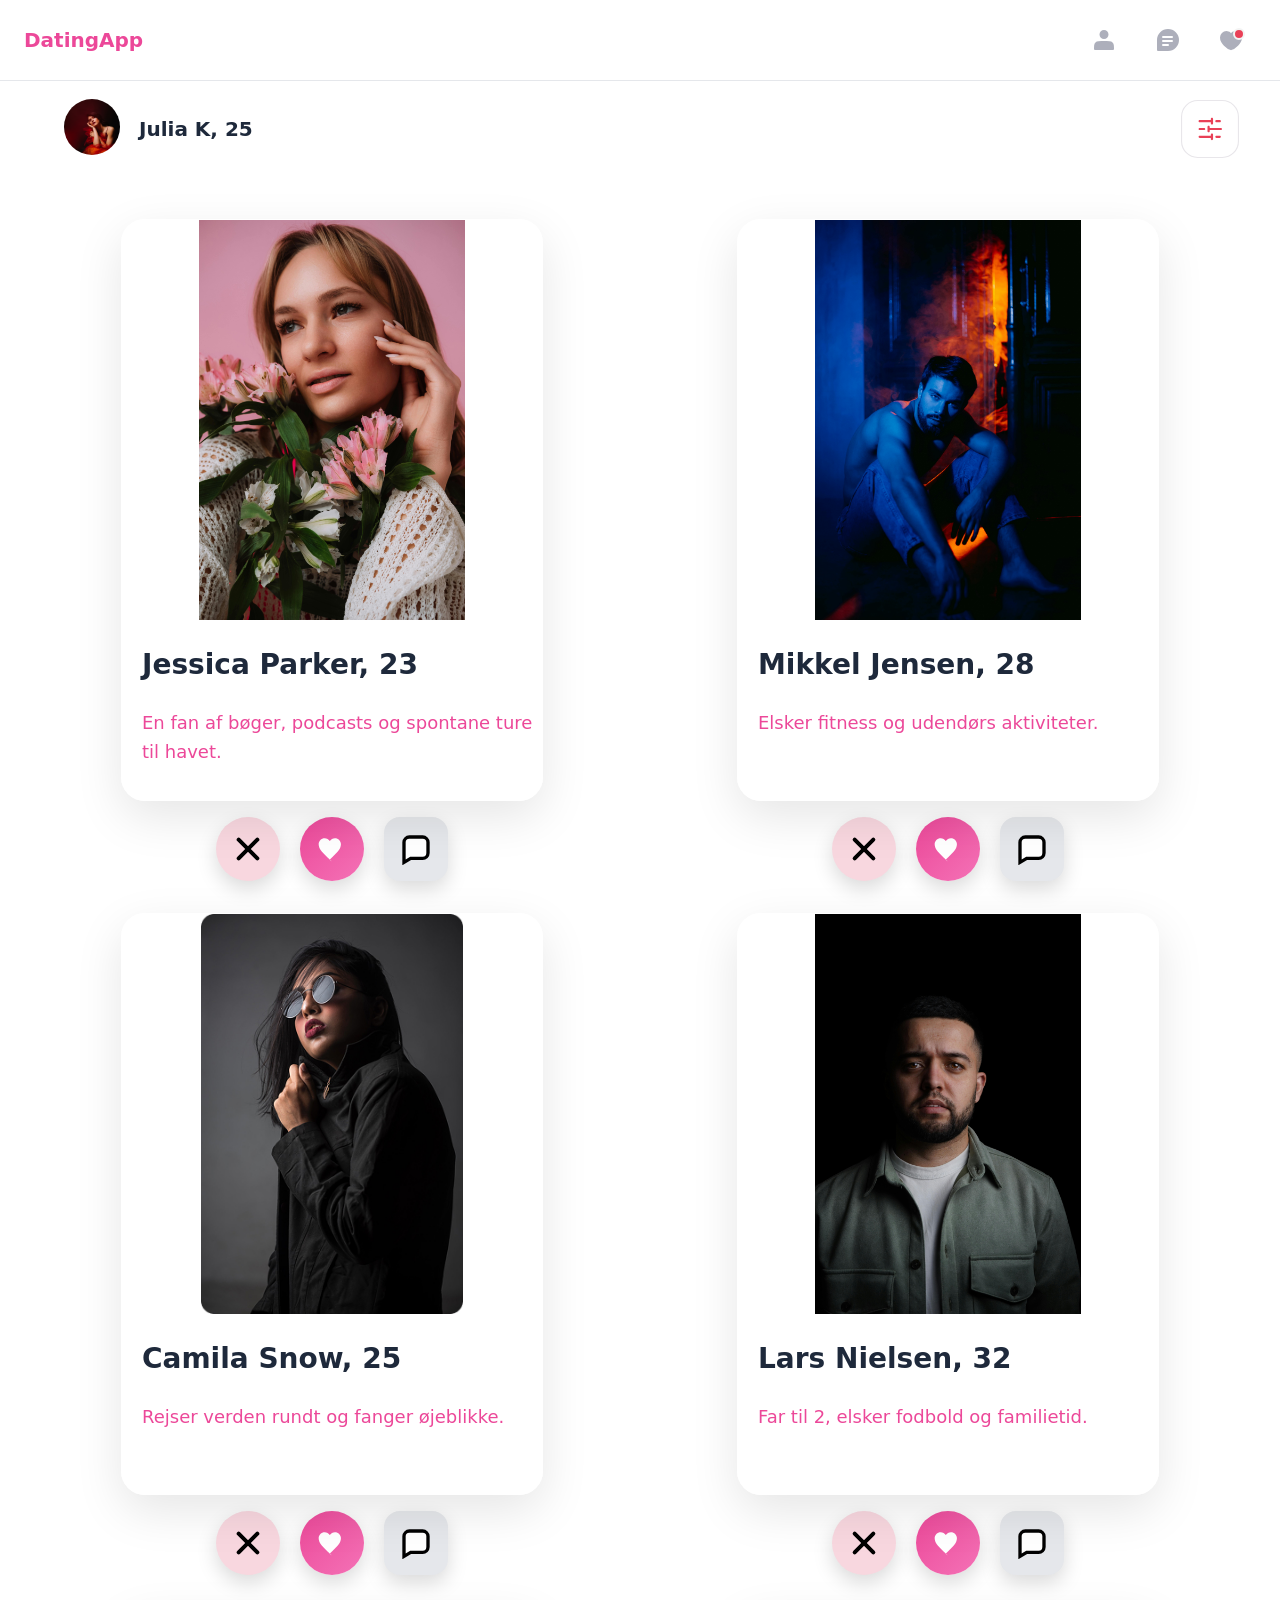
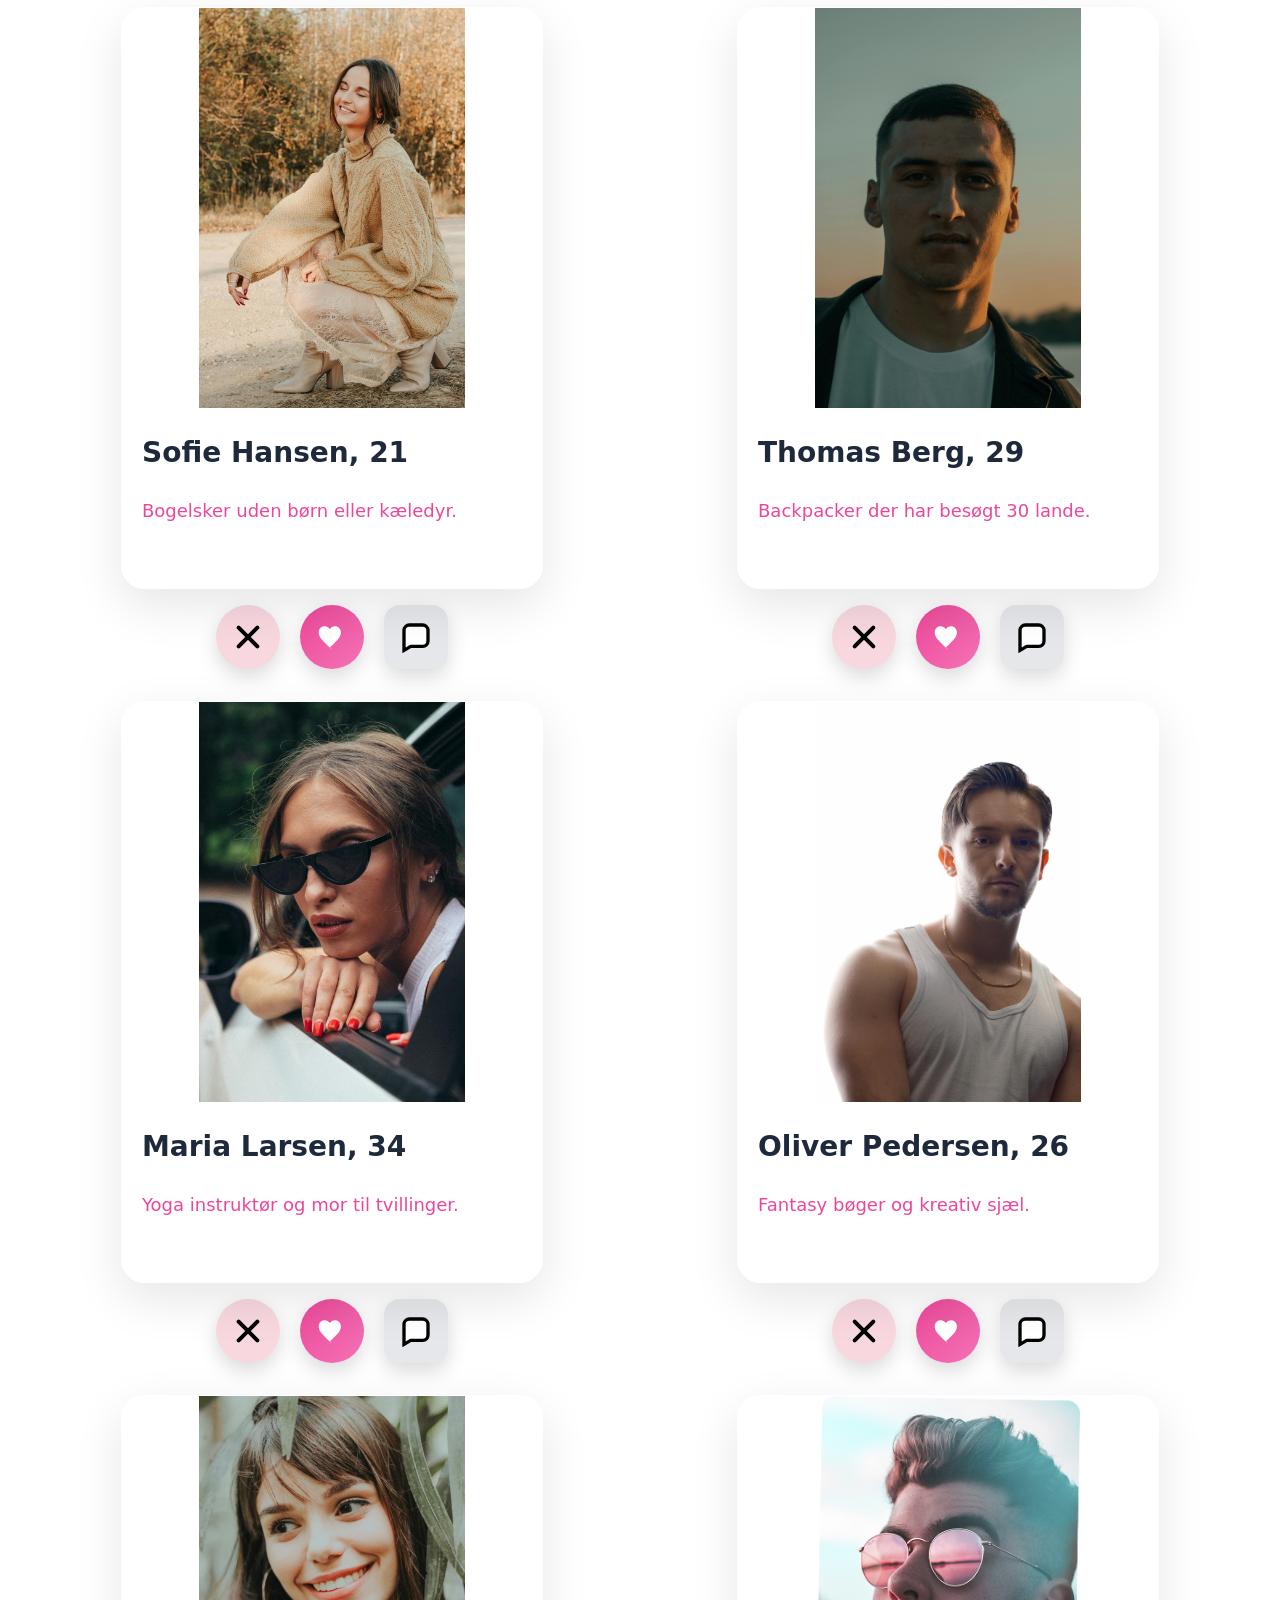
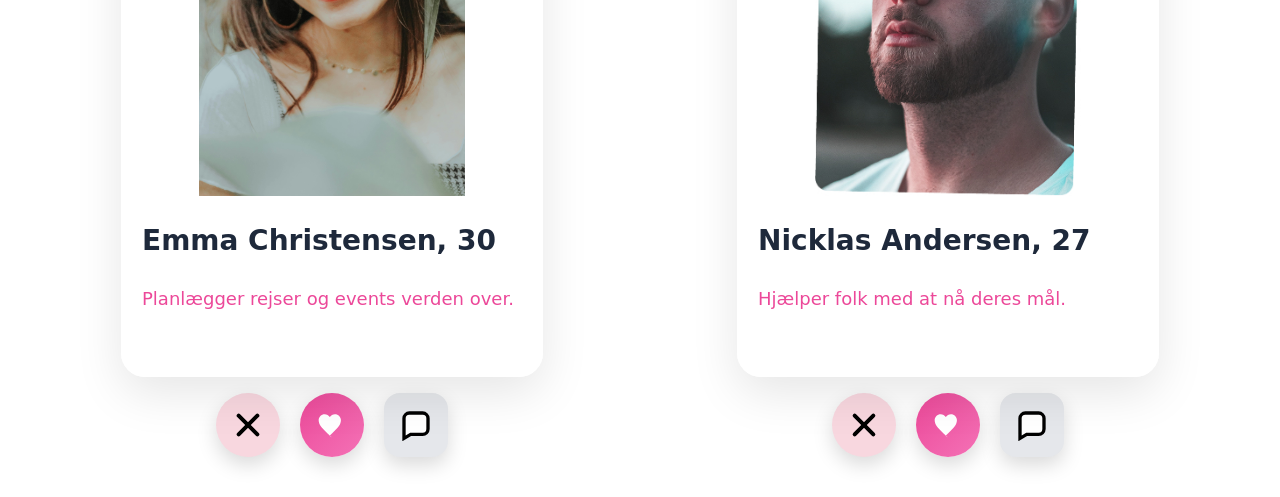
<file: index.html>
<!doctype html>
<html lang="en">
  <head>
    <meta charset="UTF-8" />
    <meta name="viewport" content="width=device-width, initial-scale=1.0" />
    <title>Dating</title>
    <link rel="stylesheet" href="./css/styles.css" />
    <script type="module" src="./js/index.js"></script>
  </head>
  <body>
    <header id="site-header"></header>
    <main class="title">
      <section class="hero"></section>
      <section class="profiles__container"></section>
    </main>
  </body>
</html>
</file>
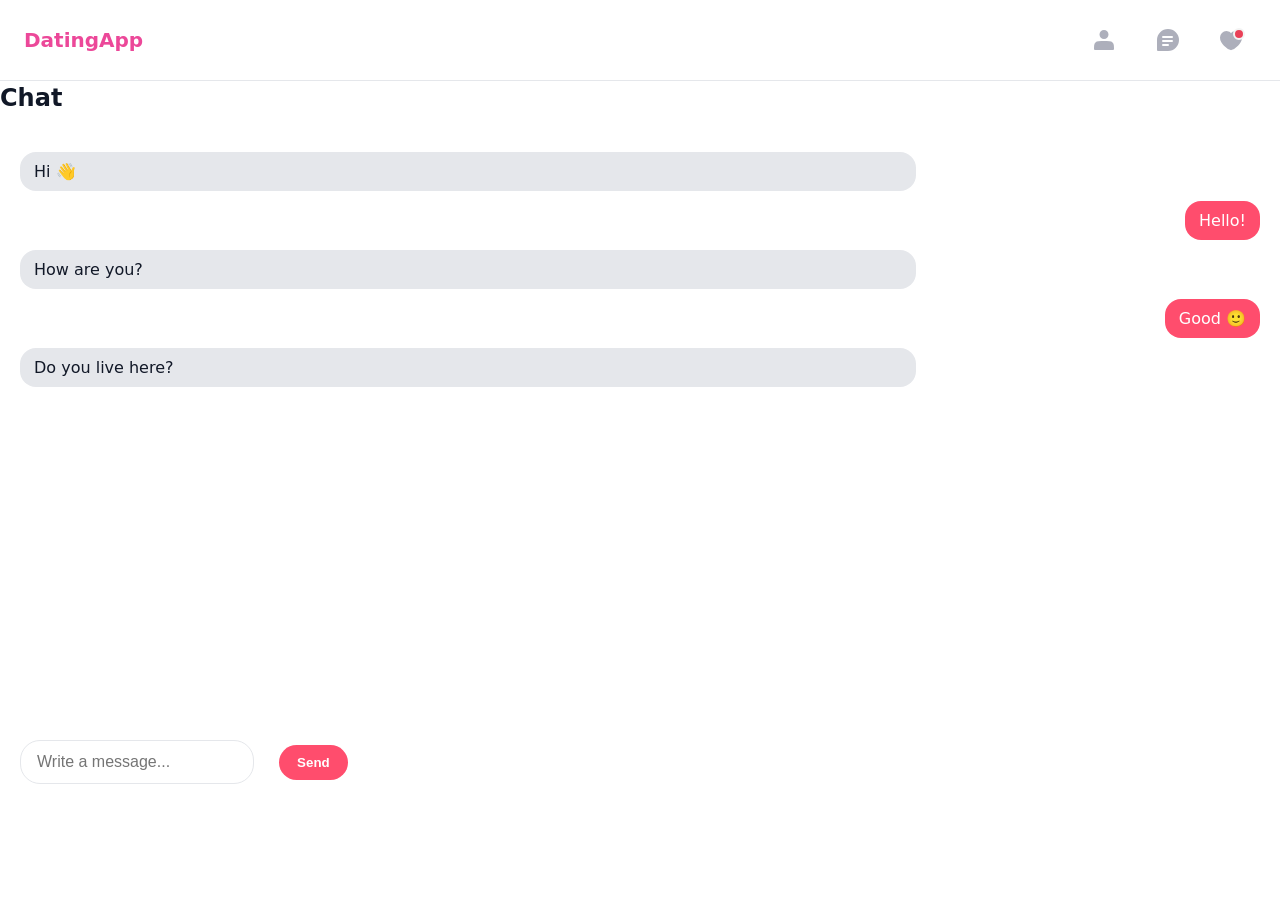
<file: dialog.html>
<!doctype html>
<html lang="en">
  <head>
    <meta charset="UTF-8" />
    <meta name="viewport" content="width=device-width, initial-scale=1.0" />
    <title>Message</title>
    <link rel="stylesheet" href="./css/styles.css" />
    <script type="module" src="./js/index.js"></script>
  </head>
  <body>
    <header id="site-header"></header>
    <main class="dialog">
      <div class="dialog-header">
        <h2>Chat</h2>
      </div>

      <div class="messages"></div>

      <div class="dialog-input">
        <input type="text" placeholder="Write a message..." />
        <button>Send</button>
      </div>
    </main>
  </body>
</html>
</file>
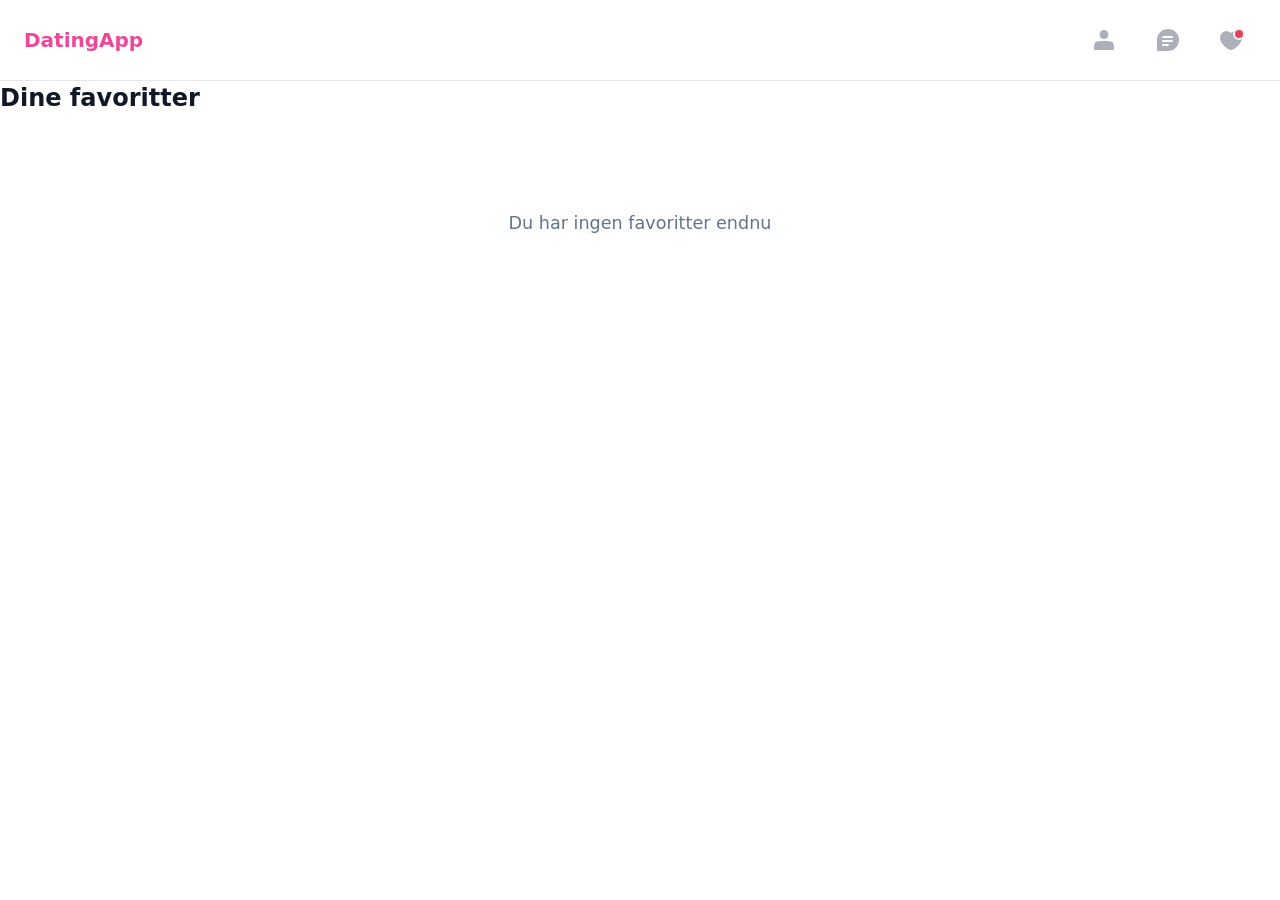
<file: favoriter.html>
<!doctype html>
<html lang="da">
  <head>
    <meta charset="UTF-8" />
    <title>Favoritter</title>
    <link rel="stylesheet" href="./css/styles.css" />
    <script type="module" src="./js/index.js"></script>
  </head>

  <body>
    <header id="site-header"></header>

    <main>
      <section class="favorites">
        <h2>Dine favoritter</h2>

        <div class="fav__container"></div>
      </section>
    </main>
  </body>
</html>
</file>
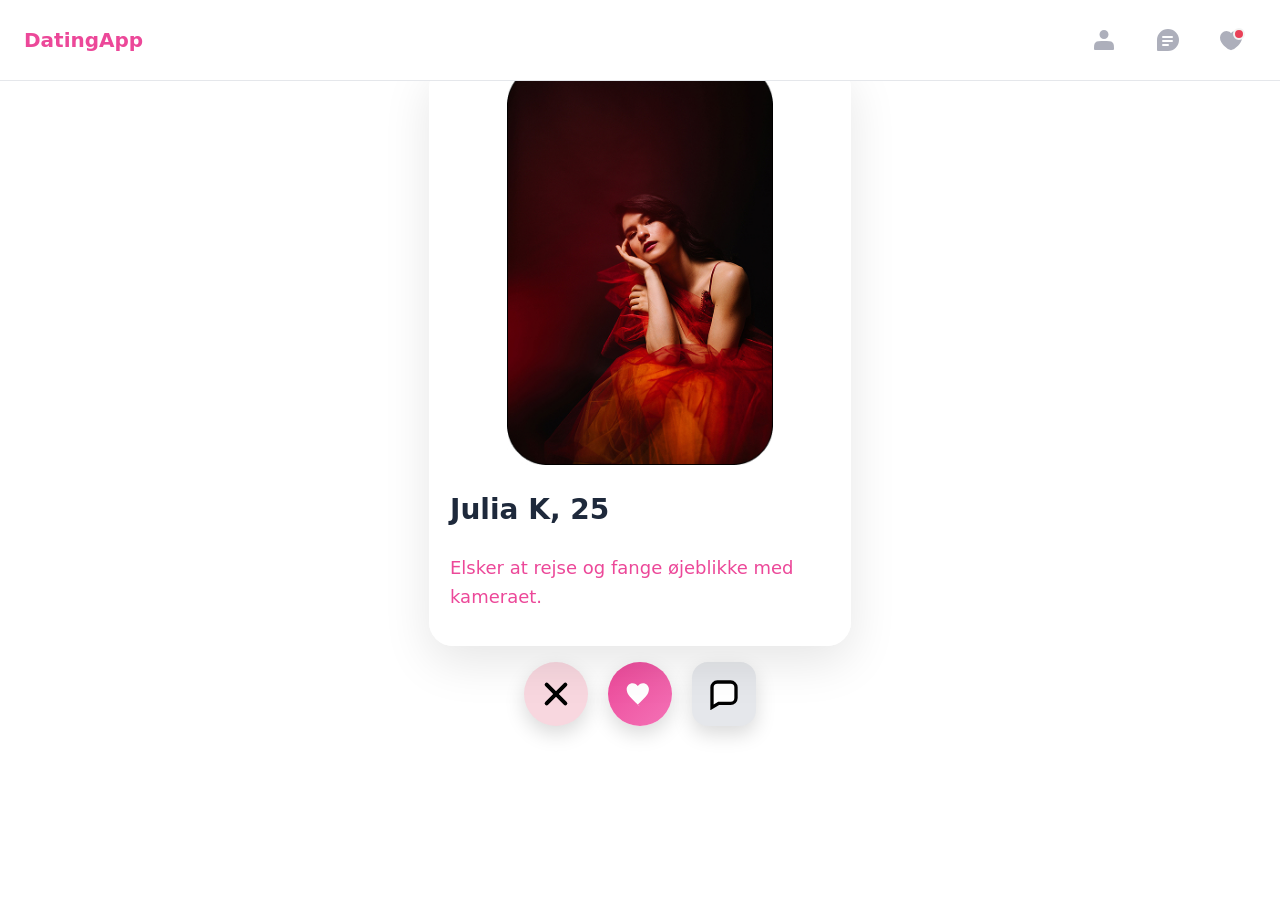
<file: profil.html>
<!doctype html>
<html lang="en">
  <head>
    <meta charset="UTF-8" />
    <meta name="viewport" content="width=device-width, initial-scale=1.0" />
    <title>Min Profil</title>
    <link rel="stylesheet" href="./css/styles.css" />
    <script type="module" src="./js/index.js"></script>
  </head>
  <body>
    <header id="site-header">
      <a href="index.html" class="back-btn">&larr; Tilbage</a>
    </header>
    <main>
      <section class="profile-page"></section>
    </main>
  </body>
</html>
</file>
<file: css/styles.css>
@import url(./favorites.css);
@import url(./filter.css);
@import url(./header.css);
@import url(./hero.css);
@import url(./dialog.css);
</file>
